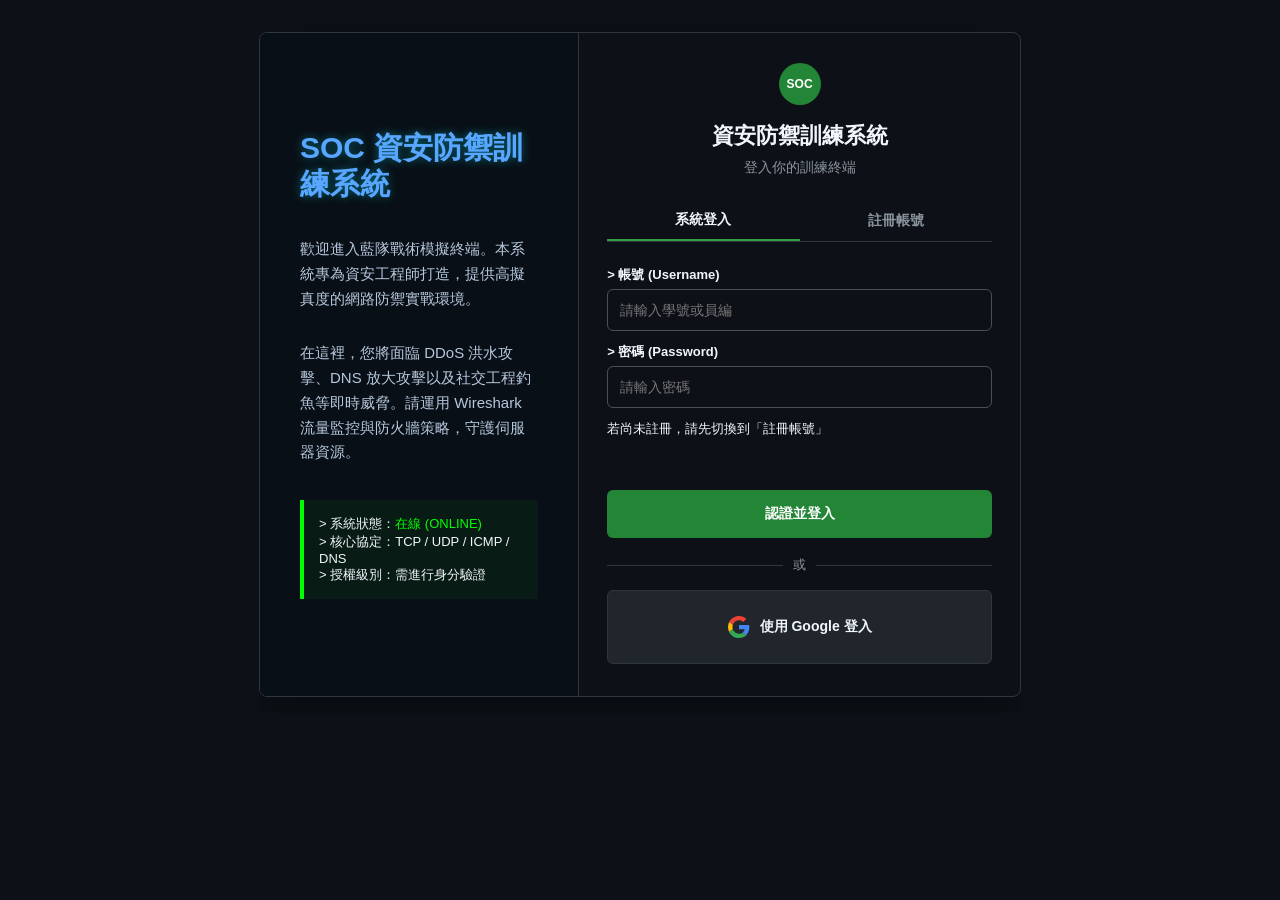
<file: index.html>
<!DOCTYPE html>
<html lang="zh-TW">
<head>
    <meta charset="UTF-8">
    <meta http-equiv="refresh" content="0;url=login.html">
    <meta name="viewport" content="width=device-width, initial-scale=1.0">
    <title>請先登入 - 資安防禦訓練系統</title>
</head>
<body>
    <p>請先登入。正在轉向登入頁面...</p>
    <script>window.location.href = 'login.html';</script>
</body>
</file>
<file: login.css>
:root {
    --bg-color: #050a0f;
    --terminal-green: #00FF00;
    --win11-blue: #00ebff;
    --danger-red: #ff4444;
    --panel-bg: #0d1520;
    --border-color: #1f2c3a;
}

body, html {
    margin: 0; min-height: 100%;
    background: #0d1117;
    color: #f0f6fc;
    font-family: 'Trebuchet MS', Arial, sans-serif;
    display: flex; align-items: flex-start; justify-content: center;
    box-sizing: border-box; overflow-y: auto;
    padding: 16px 0;
}

.container {
    display: flex; width: min(calc(100vw - clamp(24px, 6vw, 64px)), 760px);
    background: #0d1117;
    border: 1px solid #30363d;
    box-shadow: 0 18px 50px rgba(0, 0, 0, 0.35);
    border-radius: 8px; overflow: hidden; margin: auto 0;
}

/* 左側：系統介紹區 */
.intro-section {
    flex: 0 0 42%; box-sizing: border-box;
    padding: clamp(22px, 4vw, 40px);
    background: #090f16; border-right: 1px solid #30363d;
    display: flex; flex-direction: column; justify-content: center;
}

.intro-section h1 {
    color: #58a6ff; font-size: clamp(20px, 3vw, 30px); line-height: 1.2; margin-top: 0;
    text-shadow: 0 0 10px rgba(0, 235, 255, 0.4);
}

.intro-section p {
    color: #b6c7dc; line-height: 1.65; font-size: clamp(12px, 1.5vw, 15px);
}

.system-specs {
    margin-top: clamp(14px, 2vw, 20px); padding: clamp(10px, 2vw, 15px);
    background: rgba(0, 255, 0, 0.05); border-left: 4px solid var(--terminal-green);
    font-size: clamp(11px, 1.3vw, 13px);
}

.status-online {
    color: var(--terminal-green);
}

/* 右側：驗證表單區 */
.auth-section {
    flex: 1; width: auto; box-sizing: border-box;
    padding: clamp(18px, 4vw, 30px) clamp(16px, 6vw, 28px) clamp(20px, 4vw, 32px);
    position: relative;
    display: flex; flex-direction: column; justify-content: center;
}

.brand-mark {
    width: clamp(34px, 9vw, 42px); height: clamp(34px, 9vw, 42px);
    margin: 0 auto clamp(10px, 3vw, 16px);
    display: flex; align-items: center; justify-content: center;
    background: #238636; color: #fff; border-radius: 50%;
    font-size: clamp(10px, 2.5vw, 12px); font-weight: 700; letter-spacing: 0;
}

.auth-title { margin: 0; color: #f0f6fc; text-align: center; font-size: clamp(18px, 5vw, 22px); }
.auth-subtitle { margin: clamp(6px, 2vw, 8px) 0 clamp(14px, 5vw, 24px); color: #8b949e; text-align: center; font-size: clamp(12px, 3.2vw, 14px); }

.tab-headers {
    display: flex; margin-bottom: clamp(16px, 5vw, 24px); border-bottom: 1px solid #30363d;
}

.tab-btn {
    flex: 1; background: transparent; border: none; color: #8b949e;
    padding: clamp(8px, 2.5vw, 10px); font-size: clamp(12px, 3.2vw, 14px); cursor: pointer; transition: 0.3s;
    font-family: inherit; font-weight: bold;
}

.tab-btn.active { color: #f0f6fc; border-bottom: 2px solid #2ea043; }
.tab-btn:hover { color: #fff; }

.auth-form { display: none; flex-direction: column; gap: 12px; }
.auth-form.active { display: flex; }

.input-group { display: flex; flex-direction: column; gap: 5px; }
.input-group label { color: #f0f6fc; font-size: clamp(11px, 3vw, 13px); font-weight: 700; }
.input-group input {
    width: 100%; box-sizing: border-box; background: #0d1117;
    border: 1px solid #484f58; color: #f0f6fc; padding: 12px;
    font-family: inherit; font-size: clamp(12px, 3.2vw, 14px); outline: none; border-radius: 6px;
}
.input-group input:focus { border-color: #58a6ff; box-shadow: 0 0 0 3px rgba(56, 139, 253, 0.18); }

.submit-btn {
    background: #238636; color: #fff; border: none; padding: 12px;
    min-height: clamp(40px, 10vw, 48px); font-family: inherit;
    font-size: clamp(12px, 3.2vw, 14px); font-weight: bold; cursor: pointer;
    border-radius: 6px; margin-top: 8px; transition: 0.2s;
}
.submit-btn:hover { background: #2ea043; }

.register-btn { background: #238636; }
.register-btn:hover { background: #2ea043; }

.auth-divider {
    display: flex; align-items: center; gap: 10px; margin: 6px 0 2px;
    color: #8b949e; font-size: clamp(11px, 3vw, 13px);
}
.auth-divider::before, .auth-divider::after {
    content: ''; height: 1px; flex: 1; background: #30363d;
}

.google-btn {
    display: flex; align-items: center; justify-content: center; gap: 10px;
    margin-top: 2px; padding: 12px; border: 1px solid #30363d;
    background: #21262d; color: #f0f6fc; text-align: center;
    text-decoration: none; border-radius: 6px;
    min-height: clamp(40px, 10vw, 48px); font-size: clamp(12px, 3.2vw, 14px);
    font-weight: bold; transition: 0.2s;
}
.google-btn:hover { background: #30363d; }
.google-icon {
    display: inline-block; flex: 0 0 auto;
    width: clamp(18px, 5vw, 22px); height: clamp(18px, 5vw, 22px);
}

.error-msg { font-size: 0.85em; text-align: center; height: 20px; transition: 0.2s; }
.text-danger { color: var(--danger-red); }
.text-success { color: var(--terminal-green); }

@media (max-width: 480px) {
    .container { width: calc(100% - 24px); display: block; }
    .intro-section { padding: 20px; border-right: 0; border-bottom: 1px solid #30363d; }
    .intro-section h1 { display: none; }
    .intro-section p { margin: 0 0 10px; }
    .intro-section p:last-of-type { margin-bottom: 0; }
    .system-specs { margin-bottom: 0; }
    .auth-section { padding: clamp(18px, 6vw, 24px) clamp(14px, 5vw, 20px) clamp(20px, 6vw, 26px); }
}

@media (max-height: 700px) {
    body { padding: 10px 0; }
    .auth-section { padding-top: clamp(12px, 4vh, 18px); padding-bottom: clamp(14px, 4vh, 20px); }
    .brand-mark { width: 34px; height: 34px; margin-bottom: 10px; }
    .auth-subtitle { margin-bottom: 14px; }
    .tab-headers { margin-bottom: 16px; }
}
</file>
<file: student_dashboard.css>
:root {
    --bg-color: #0d1117;
    --sidebar-bg: #161b22;
    --panel-bg: #0d1117;
    --border-color: #30363d;
    --text-main: #f0f6fc;
    --accent-blue: #58a6ff;
    --accent-green: #2ea043;
    --danger-red: #f85149;
    --muted-text: #8b949e;
}

body {
    margin: 0;
    padding: 0;
    font-family: 'Segoe UI', Tahoma, Geneva, Verdana, sans-serif;
    background-color: var(--bg-color);
    color: var(--text-main);
    display: flex;
    height: 100vh;
    overflow: hidden;
}

.sidebar {
    width: 260px;
    background-color: var(--sidebar-bg);
    border-right: 1px solid var(--border-color);
    display: flex;
    flex-direction: column;
    justify-content: space-between;
    padding: 20px;
}

.sidebar-header h2 {
    color: var(--accent-blue);
    font-size: 1.2em;
    margin-bottom: 10px;
}

.user-info {
    font-size: 0.9em;
    color: var(--muted-text);
    border-bottom: 1px solid var(--border-color);
    padding-bottom: 15px;
    margin-bottom: 20px;
}

.menu {
    display: flex;
    flex-direction: column;
    gap: 10px;
    flex: 1;
}

.menu-btn {
    background: transparent;
    border: none;
    color: var(--muted-text);
    padding: 12px 15px;
    text-align: left;
    border-radius: 6px;
    cursor: pointer;
    font-weight: bold;
    transition: 0.2s;
    display: flex;
    align-items: center;
    gap: 10px;
}

.menu-btn:hover, .menu-btn.active {
    background-color: rgba(88, 166, 255, 0.12);
    color: var(--accent-blue);
}

.logout-btn {
    background-color: rgba(248, 81, 73, 0.1);
    border: 1px solid var(--danger-red);
    color: var(--danger-red);
    padding: 10px;
    border-radius: 6px;
    cursor: pointer;
    font-weight: bold;
    transition: 0.2s;
}

.logout-btn:hover {
    background-color: var(--danger-red);
    color: #fff;
}

.main-content {
    flex: 1;
    display: flex;
    flex-direction: column;
    background-color: #0d1117;
    overflow-y: auto;
}

.topbar {
    background-color: var(--sidebar-bg);
    padding: 20px 30px;
    border-bottom: 1px solid var(--border-color);
}

.topbar h2 {
    margin: 0;
    font-size: 1.4em;
    color: #fff;
}

.content-area {
    padding: 30px;
}

.panel {
    background-color: var(--sidebar-bg);
    border: 1px solid var(--border-color);
    border-radius: 8px;
    padding: 20px;
}

.panel h3 {
    margin-top: 0;
    color: var(--accent-blue);
    border-bottom: 1px solid var(--border-color);
    padding-bottom: 10px;
}

.data-table {
    width: 100%;
    border-collapse: collapse;
    margin-top: 15px;
    color: var(--text-main);
    font-size: 0.95em;
}

.data-table th, .data-table td {
    padding: 12px;
    text-align: left;
    border-bottom: 1px solid var(--border-color);
}

.data-table th {
    background-color: var(--bg-color);
    color: var(--accent-blue);
}

.data-table tr:hover {
    background-color: rgba(88, 166, 255, 0.08);
}
</file>
<file: assets/css/login.css>
:root {
    --bg-color: #050a0f;
    --terminal-green: #00FF00;
    --win11-blue: #00ebff;
    --danger-red: #ff4444;
    --panel-bg: #0d1520;
    --border-color: #1f2c3a;
}

body, html {
    margin: 0; min-height: 100%;
    background: #0d1117;
    color: #f0f6fc;
    font-family: 'Trebuchet MS', Arial, sans-serif;
    display: flex; align-items: flex-start; justify-content: center;
    box-sizing: border-box; overflow-y: auto;
    padding: 16px 0;
}

.container {
    display: flex; width: min(calc(100vw - clamp(24px, 6vw, 64px)), 760px);
    background: #0d1117;
    border: 1px solid #30363d;
    box-shadow: 0 18px 50px rgba(0, 0, 0, 0.35);
    border-radius: 8px; overflow: hidden; margin: auto 0;
}

/* 左側：系統介紹區 */
.intro-section {
    flex: 0 0 42%; box-sizing: border-box;
    padding: clamp(22px, 4vw, 40px);
    background: #090f16; border-right: 1px solid #30363d;
    display: flex; flex-direction: column; justify-content: center;
}

.intro-section h1 {
    color: #58a6ff; font-size: clamp(20px, 3vw, 30px); line-height: 1.2; margin-top: 0;
    text-shadow: 0 0 10px rgba(0, 235, 255, 0.4);
}

.intro-section p {
    color: #b6c7dc; line-height: 1.65; font-size: clamp(12px, 1.5vw, 15px);
}

.system-specs {
    margin-top: clamp(14px, 2vw, 20px); padding: clamp(10px, 2vw, 15px);
    background: rgba(0, 255, 0, 0.05); border-left: 4px solid var(--terminal-green);
    font-size: clamp(11px, 1.3vw, 13px);
}

.status-online {
    color: var(--terminal-green);
}

/* 右側：驗證表單區 */
.auth-section {
    flex: 1; width: auto; box-sizing: border-box;
    padding: clamp(18px, 4vw, 30px) clamp(16px, 6vw, 28px) clamp(20px, 4vw, 32px);
    position: relative;
    display: flex; flex-direction: column; justify-content: center;
}

.brand-mark {
    width: clamp(34px, 9vw, 42px); height: clamp(34px, 9vw, 42px);
    margin: 0 auto clamp(10px, 3vw, 16px);
    display: flex; align-items: center; justify-content: center;
    background: #238636; color: #fff; border-radius: 50%;
    font-size: clamp(10px, 2.5vw, 12px); font-weight: 700; letter-spacing: 0;
}

.auth-title { margin: 0; color: #f0f6fc; text-align: center; font-size: clamp(18px, 5vw, 22px); }
.auth-subtitle { margin: clamp(6px, 2vw, 8px) 0 clamp(14px, 5vw, 24px); color: #8b949e; text-align: center; font-size: clamp(12px, 3.2vw, 14px); }

.tab-headers {
    display: flex; margin-bottom: clamp(16px, 5vw, 24px); border-bottom: 1px solid #30363d;
}

.tab-btn {
    flex: 1; background: transparent; border: none; color: #8b949e;
    padding: clamp(8px, 2.5vw, 10px); font-size: clamp(12px, 3.2vw, 14px); cursor: pointer; transition: 0.3s;
    font-family: inherit; font-weight: bold;
}

.tab-btn.active { color: #f0f6fc; border-bottom: 2px solid #2ea043; }
.tab-btn:hover { color: #fff; }

.auth-form { display: none; flex-direction: column; gap: 12px; }
.auth-form.active { display: flex; }

.input-group { display: flex; flex-direction: column; gap: 5px; }
.input-group label { color: #f0f6fc; font-size: clamp(11px, 3vw, 13px); font-weight: 700; }
.input-group input {
    width: 100%; box-sizing: border-box; background: #0d1117;
    border: 1px solid #484f58; color: #f0f6fc; padding: 12px;
    font-family: inherit; font-size: clamp(12px, 3.2vw, 14px); outline: none; border-radius: 6px;
}
.input-group input:focus { border-color: #58a6ff; box-shadow: 0 0 0 3px rgba(56, 139, 253, 0.18); }

.submit-btn {
    background: #238636; color: #fff; border: none; padding: 12px;
    min-height: clamp(40px, 10vw, 48px); font-family: inherit;
    font-size: clamp(12px, 3.2vw, 14px); font-weight: bold; cursor: pointer;
    border-radius: 6px; margin-top: 8px; transition: 0.2s;
}
.submit-btn:hover { background: #2ea043; }

.register-btn { background: #238636; }
.register-btn:hover { background: #2ea043; }

.auth-divider {
    display: flex; align-items: center; gap: 10px; margin: 6px 0 2px;
    color: #8b949e; font-size: clamp(11px, 3vw, 13px);
}
.auth-divider::before, .auth-divider::after {
    content: ''; height: 1px; flex: 1; background: #30363d;
}

.google-btn {
    display: flex; align-items: center; justify-content: center; gap: 10px;
    margin-top: 2px; padding: 12px; border: 1px solid #30363d;
    background: #21262d; color: #f0f6fc; text-align: center;
    text-decoration: none; border-radius: 6px;
    min-height: clamp(40px, 10vw, 48px); font-size: clamp(12px, 3.2vw, 14px);
    font-weight: bold; transition: 0.2s;
}
.google-btn:hover { background: #30363d; }
.google-icon {
    display: inline-block; flex: 0 0 auto;
    width: clamp(18px, 5vw, 22px); height: clamp(18px, 5vw, 22px);
}

.error-msg { font-size: 0.85em; text-align: center; height: 20px; transition: 0.2s; }
.text-danger { color: var(--danger-red); }
.text-success { color: var(--terminal-green); }

@media (max-width: 480px) {
    .container { width: calc(100% - 24px); display: block; }
    .intro-section { padding: 20px; border-right: 0; border-bottom: 1px solid #30363d; }
    .intro-section h1 { display: none; }
    .intro-section p { margin: 0 0 10px; }
    .intro-section p:last-of-type { margin-bottom: 0; }
    .system-specs { margin-bottom: 0; }
    .auth-section { padding: clamp(18px, 6vw, 24px) clamp(14px, 5vw, 20px) clamp(20px, 6vw, 26px); }
}

@media (max-height: 700px) {
    body { padding: 10px 0; }
    .auth-section { padding-top: clamp(12px, 4vh, 18px); padding-bottom: clamp(14px, 4vh, 20px); }
    .brand-mark { width: 34px; height: 34px; margin-bottom: 10px; }
    .auth-subtitle { margin-bottom: 14px; }
    .tab-headers { margin-bottom: 16px; }
}
</file>
<file: assets/css/student_dashboard.css>
:root {
    --bg-color: #0d1117;
    --sidebar-bg: #161b22;
    --panel-bg: #0d1117;
    --border-color: #30363d;
    --text-main: #f0f6fc;
    --accent-blue: #58a6ff;
    --accent-green: #2ea043;
    --danger-red: #f85149;
    --muted-text: #8b949e;
}

body {
    margin: 0;
    padding: 0;
    font-family: 'Segoe UI', Tahoma, Geneva, Verdana, sans-serif;
    background-color: var(--bg-color);
    color: var(--text-main);
    display: flex;
    height: 100vh;
    overflow: hidden;
}

.sidebar {
    width: 260px;
    background-color: var(--sidebar-bg);
    border-right: 1px solid var(--border-color);
    display: flex;
    flex-direction: column;
    justify-content: space-between;
    padding: 20px;
}

.sidebar-header h2 {
    color: var(--accent-blue);
    font-size: 1.2em;
    margin-bottom: 10px;
}

.user-info {
    font-size: 0.9em;
    color: #c9d1d9;
    border-bottom: 1px solid var(--border-color);
    padding-bottom: 15px;
    margin-bottom: 20px;
}

.menu {
    display: flex;
    flex-direction: column;
    gap: 10px;
    flex: 1;
}

.menu-btn {
    background: transparent;
    border: none;
    color: #c9d1d9;
    padding: 12px 15px;
    text-align: left;
    border-radius: 6px;
    cursor: pointer;
    font-weight: bold;
    transition: 0.2s;
    display: flex;
    align-items: center;
    gap: 10px;
}

.menu-btn:hover, .menu-btn.active {
    background-color: rgba(88, 166, 255, 0.12);
    color: var(--accent-blue);
}

.logout-btn {
    background-color: rgba(248, 81, 73, 0.1);
    border: 1px solid var(--danger-red);
    color: var(--danger-red);
    padding: 10px;
    border-radius: 6px;
    cursor: pointer;
    font-weight: bold;
    transition: 0.2s;
}

.logout-btn:hover {
    background-color: var(--danger-red);
    color: #fff;
}

.main-content {
    flex: 1;
    display: flex;
    flex-direction: column;
    background-color: #0d1117;
    overflow-y: auto;
}

.topbar {
    background-color: var(--sidebar-bg);
    padding: 20px 30px;
    border-bottom: 1px solid var(--border-color);
}

.topbar h2 {
    margin: 0;
    font-size: 1.4em;
    color: #fff;
}

.content-area {
    padding: 30px;
}

.dashboard-tab {
    display: none;
}

.dashboard-tab.active {
    display: block;
}

.panel {
    background-color: var(--sidebar-bg);
    border: 1px solid var(--border-color);
    border-radius: 8px;
    padding: 20px;
}

.panel h3 {
    margin-top: 0;
    color: var(--accent-blue);
    border-bottom: 1px solid var(--border-color);
    padding-bottom: 10px;
}

.data-table {
    width: 100%;
    min-width: 560px;
    border-collapse: collapse;
    margin-top: 15px;
    color: var(--text-main);
    font-size: 0.95em;
}

.data-table th, .data-table td {
    padding: 12px;
    text-align: left;
    border-bottom: 1px solid var(--border-color);
}

.data-table th {
    background-color: var(--bg-color);
    color: var(--accent-blue);
}

.data-table tr:hover {
    background-color: rgba(88, 166, 255, 0.08);
}

.training-guide-panel h4 {
    color: #ffaa00;
    margin: 8px 0;
}

.guide-intro {
    color: #e6edf3;
    line-height: 1.6;
}

.guide-command-grid,
.guide-attack-grid {
    display: grid;
    grid-template-columns: repeat(auto-fit, minmax(230px, 1fr));
    gap: 12px;
}

.guide-command-grid article,
.guide-attack-grid article {
    padding: 12px;
    border: 1px solid #26384c;
    background: #0b141e;
}

.guide-command-grid p,
.guide-attack-grid ol {
    margin: 6px 0;
    color: #e6edf3;
    line-height: 1.55;
}

.guide-command-grid code,
.guide-attack-grid code {
    color: #00ebff;
}

.guide-section-title {
    margin-top: 20px !important;
    padding-top: 12px;
    border-top: 1px solid #26384c;
}

.guide-attack-grid article {
    border-left: 3px solid #f85149;
}

.guide-columns {
    display: grid;
    grid-template-columns: repeat(2, minmax(0, 1fr));
    gap: 20px;
}

.guide-columns ul {
    margin: 0;
    padding-left: 20px;
    color: #b8c7de;
    line-height: 1.65;
}

.guide-columns code {
    color: #00ebff;
}

@media (max-width: 800px) {
    .guide-columns {
        grid-template-columns: 1fr;
    }
}

.panel {
    min-width: 0;
}

@media (max-width: 700px) {
    body {
        height: auto;
        min-height: 100vh;
        display: block;
        overflow: visible;
    }

    .sidebar {
        width: 100%;
        box-sizing: border-box;
        padding: 12px;
        border-right: 0;
        border-bottom: 1px solid var(--border-color);
    }

    .sidebar-header h2 {
        margin: 0 0 6px;
    }

    .user-info {
        margin-bottom: 10px;
        padding-bottom: 10px;
    }

    .menu {
        flex-direction: row;
        overflow-x: auto;
        gap: 6px;
    }

    .menu-btn {
        flex: 0 0 auto;
        white-space: nowrap;
        padding: 10px 12px;
        font-size: 0.85em;
    }

    .logout-btn {
        margin-top: 10px;
    }

    .main-content {
        overflow: visible;
    }

    .topbar,
    .content-area {
        padding: 16px;
    }

    .topbar h2 {
        font-size: 1.1em;
    }

    .panel {
        padding: 14px;
        overflow-x: hidden;
    }

    .data-table {
        display: block;
        overflow-x: auto;
        -webkit-overflow-scrolling: touch;
    }

    .guide-command-grid,
    .guide-attack-grid {
        grid-template-columns: 1fr;
    }
}
</file>
